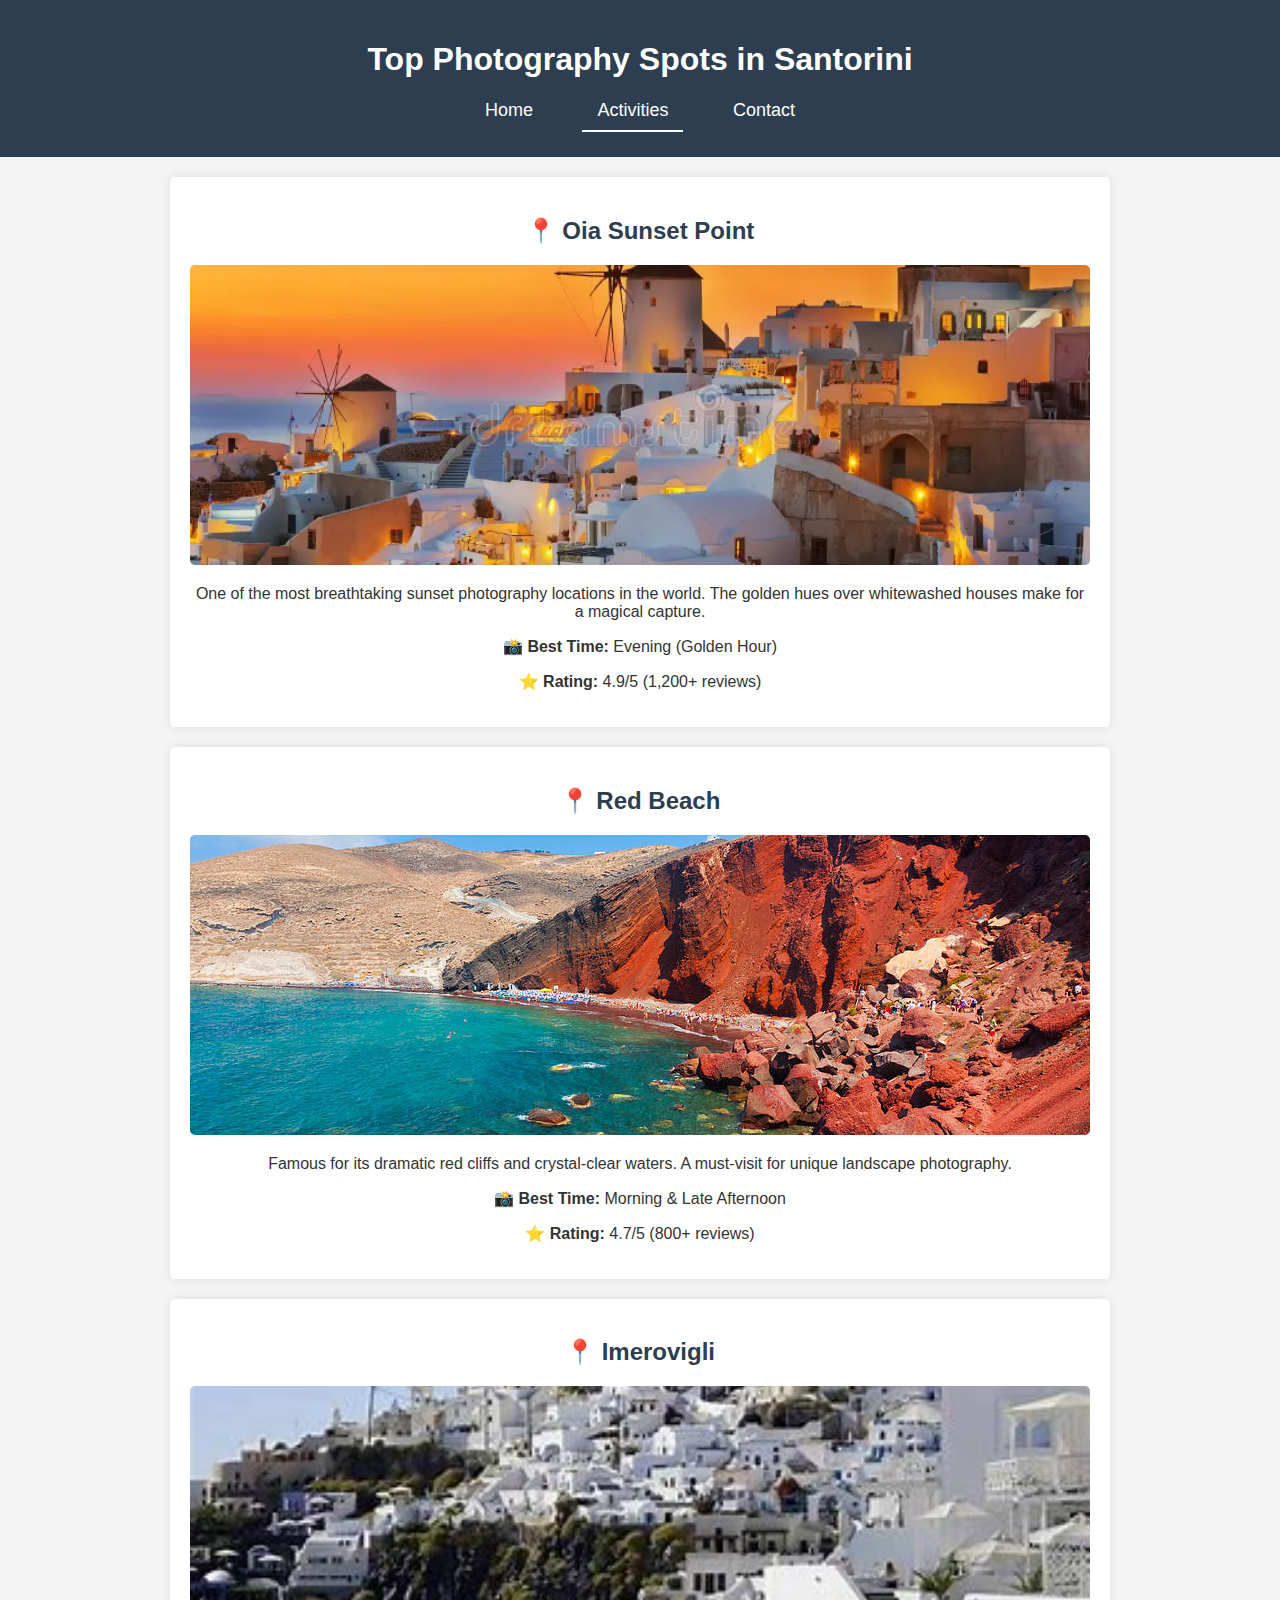
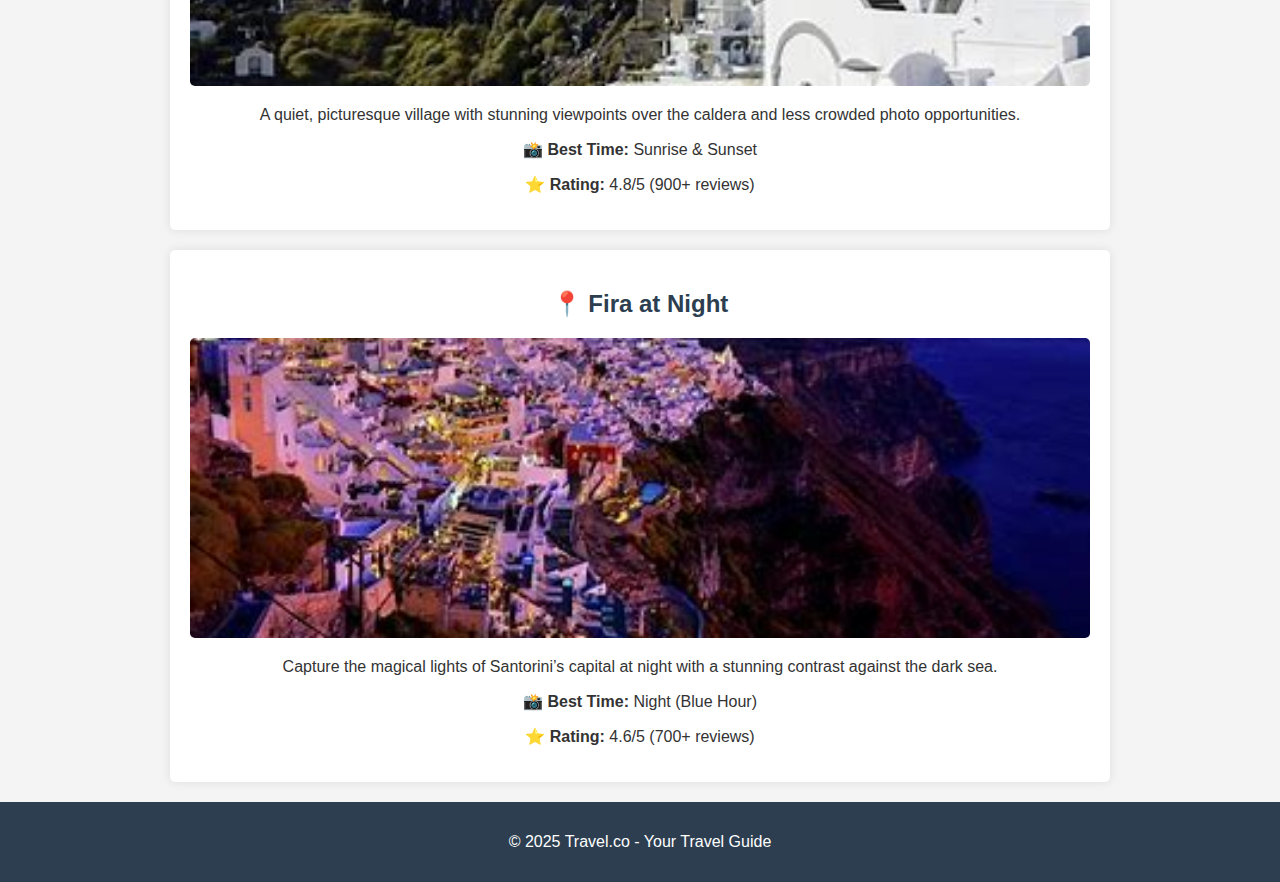
<file: activities.html>
<!DOCTYPE html>
<html lang="en">
<head>
    <meta charset="UTF-8">
    <meta name="viewport" content="width=device-width, initial-scale=1.0">
    <title>Photography Spots in Santorini</title>
    <link rel="stylesheet" href="style-activities.css">
</head>
<body>
    <header>
        <h1>Top Photography Spots in Santorini</h1>
        <nav>
            <ul>
                <li><a href="index.html">Home</a></li>
                <li><a href="activities.html" class="active">Activities</a></li>
                <li><a href="contact.html">Contact</a></li>
            </ul>
        </nav>
    </header>

    <section class="spot">
        <h2>📍 Oia Sunset Point</h2>
        <img src="./assets/oia-sunset.jpg" alt="Oia Sunset View">
        <p>One of the most breathtaking sunset photography locations in the world. The golden hues over whitewashed houses make for a magical capture.</p>
        <p><strong>📸 Best Time:</strong> Evening (Golden Hour)</p>
        <p><strong>⭐ Rating:</strong> 4.9/5 (1,200+ reviews)</p>
    </section>

    <section class="spot">
        <h2>📍 Red Beach</h2>
        <img src="./assets/red-beach.jpg" alt="Red Beach Santorini">
        <p>Famous for its dramatic red cliffs and crystal-clear waters. A must-visit for unique landscape photography.</p>
        <p><strong>📸 Best Time:</strong> Morning & Late Afternoon</p>
        <p><strong>⭐ Rating:</strong> 4.7/5 (800+ reviews)</p>
    </section>

    <section class="spot">
        <h2>📍 Imerovigli</h2>
        <img src="./assets/imerovigli.jpg" alt="Imerovigli Photography Spot">
        <p>A quiet, picturesque village with stunning viewpoints over the caldera and less crowded photo opportunities.</p>
        <p><strong>📸 Best Time:</strong> Sunrise & Sunset</p>
        <p><strong>⭐ Rating:</strong> 4.8/5 (900+ reviews)</p>
    </section>

    <section class="spot">
        <h2>📍 Fira at Night</h2>
        <img src="./assets/fira-night.jpg" alt="Fira Night View">
        <p>Capture the magical lights of Santorini’s capital at night with a stunning contrast against the dark sea.</p>
        <p><strong>📸 Best Time:</strong> Night (Blue Hour)</p>
        <p><strong>⭐ Rating:</strong> 4.6/5 (700+ reviews)</p>
    </section>

    <footer>
        <p>&copy; 2025 Travel.co - Your Travel Guide</p>
    </footer>
</body>
</html>
</file>
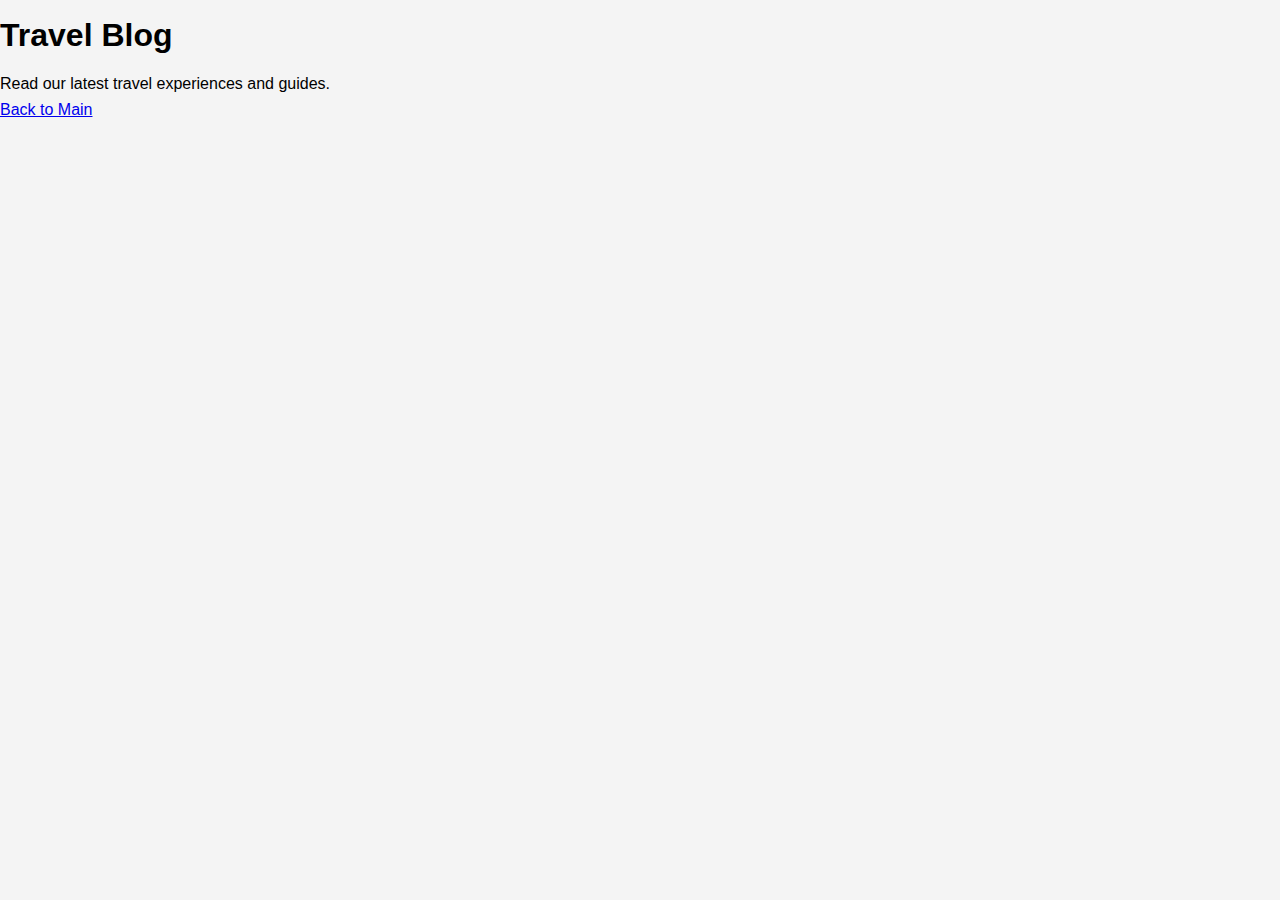
<file: blog.html>
<!DOCTYPE html>
<html lang="en">
<head>
    <meta charset="UTF-8">
    <meta name="viewport" content="width=device-width, initial-scale=1.0">
    <title>Blog | Travel.co</title>
    <link rel="stylesheet" href="styles.css">
</head>
<body>
    <h1>Travel Blog</h1>
    <p>Read our latest travel experiences and guides.</p>
    <a href="index.html">Back to Main</a>
</body>
</html>
</file>
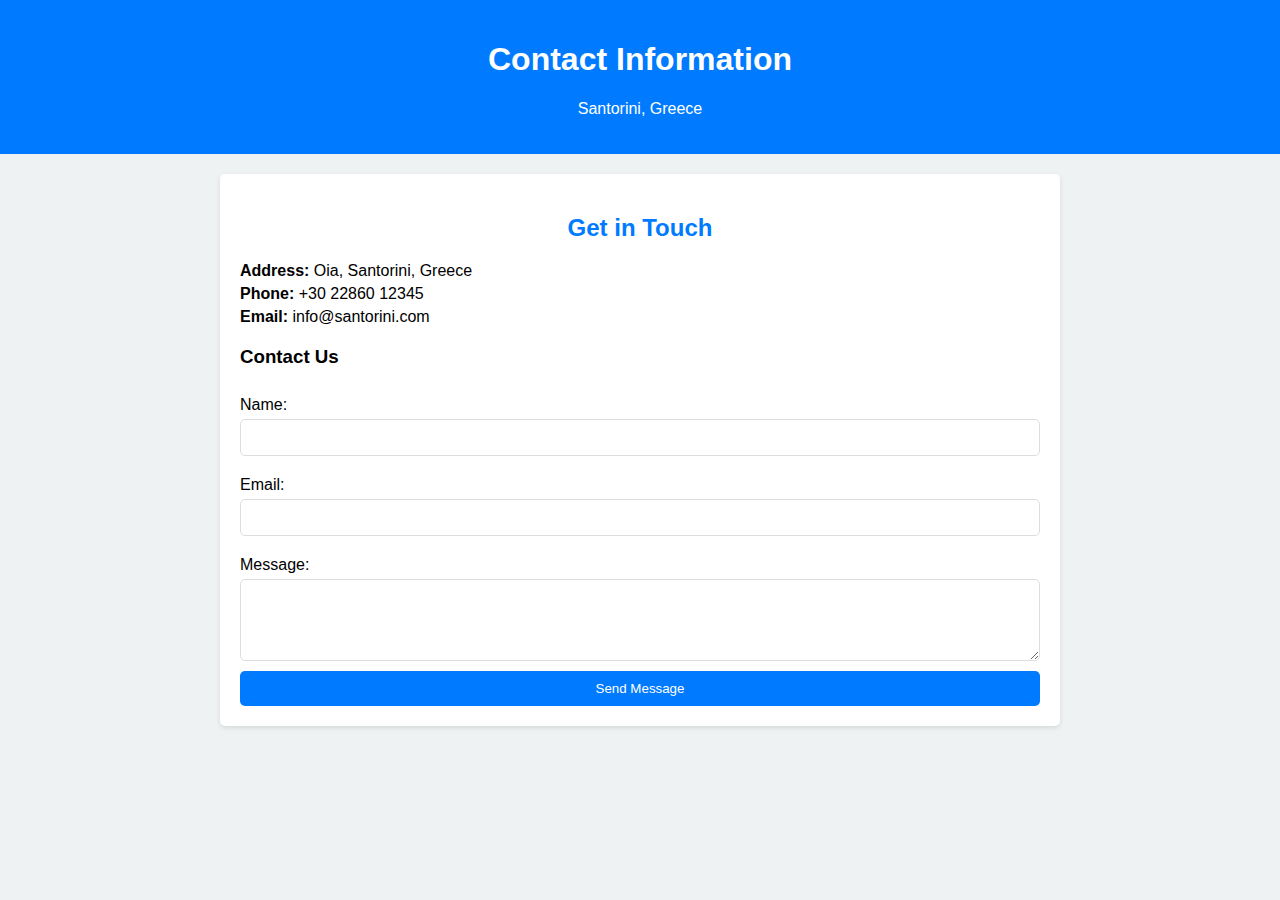
<file: contact.html>
<!DOCTYPE html>
<html lang="en">
<head>
    <meta charset="UTF-8">
    <meta name="viewport" content="width=device-width, initial-scale=1.0">
    <title>Contact Information - Santorini, Greece</title>
    <link rel="stylesheet" href="contact.css">
</head>
<body>

<header>
    <h1>Contact Information</h1>
    <p>Santorini, Greece</p>
</header>

<div class="contact-container">
    <h2>Get in Touch</h2>
    
    <div class="contact-info">
        <p><strong>Address:</strong> Oia, Santorini, Greece</p>
        <p><strong>Phone:</strong> +30 22860 12345</p>
        <p><strong>Email:</strong> info@santorini.com</p>
    </div>

    <h3>Contact Us</h3>
    <form class="contact-form">
        <label for="name">Name:</label>
        <input type="text" id="name" name="name" required>

        <label for="email">Email:</label>
        <input type="email" id="email" name="email" required>

        <label for="message">Message:</label>
        <textarea id="message" name="message" rows="4" required></textarea>

        <button type="submit">Send Message</button>
    </form>
</div>
</body>
</html>
</file>
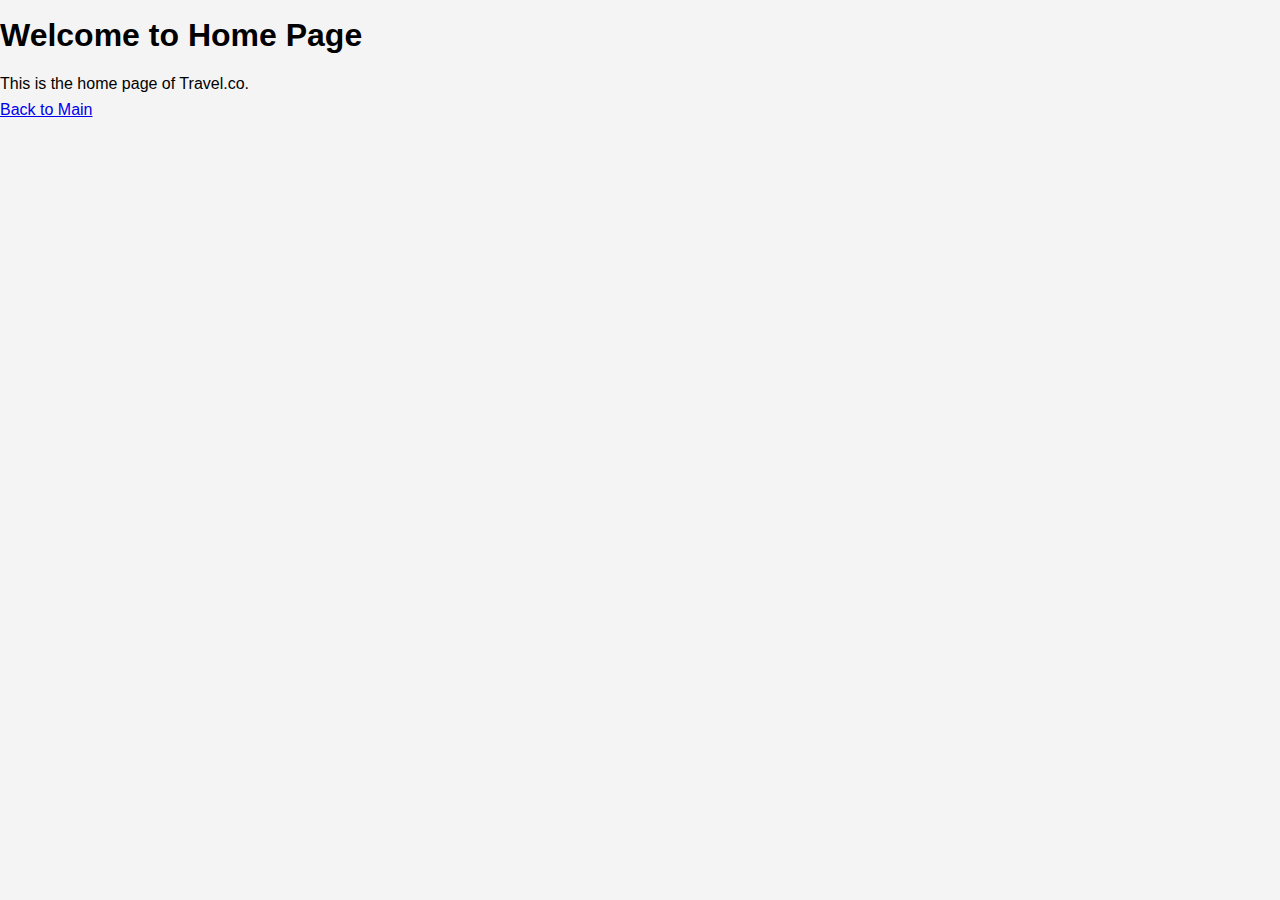
<file: home.html>
<!DOCTYPE html>
<html lang="en">
<head>
    <meta charset="UTF-8">
    <meta name="viewport" content="width=device-width, initial-scale=1.0">
    <title>Home | Travel.co</title>
    <link rel="stylesheet" href="styles.css">
</head>
<body>
    <h1>Welcome to Home Page</h1>
    <p>This is the home page of Travel.co.</p>
    <a href="index.html">Back to Main</a>
</body>
</html>
</file>
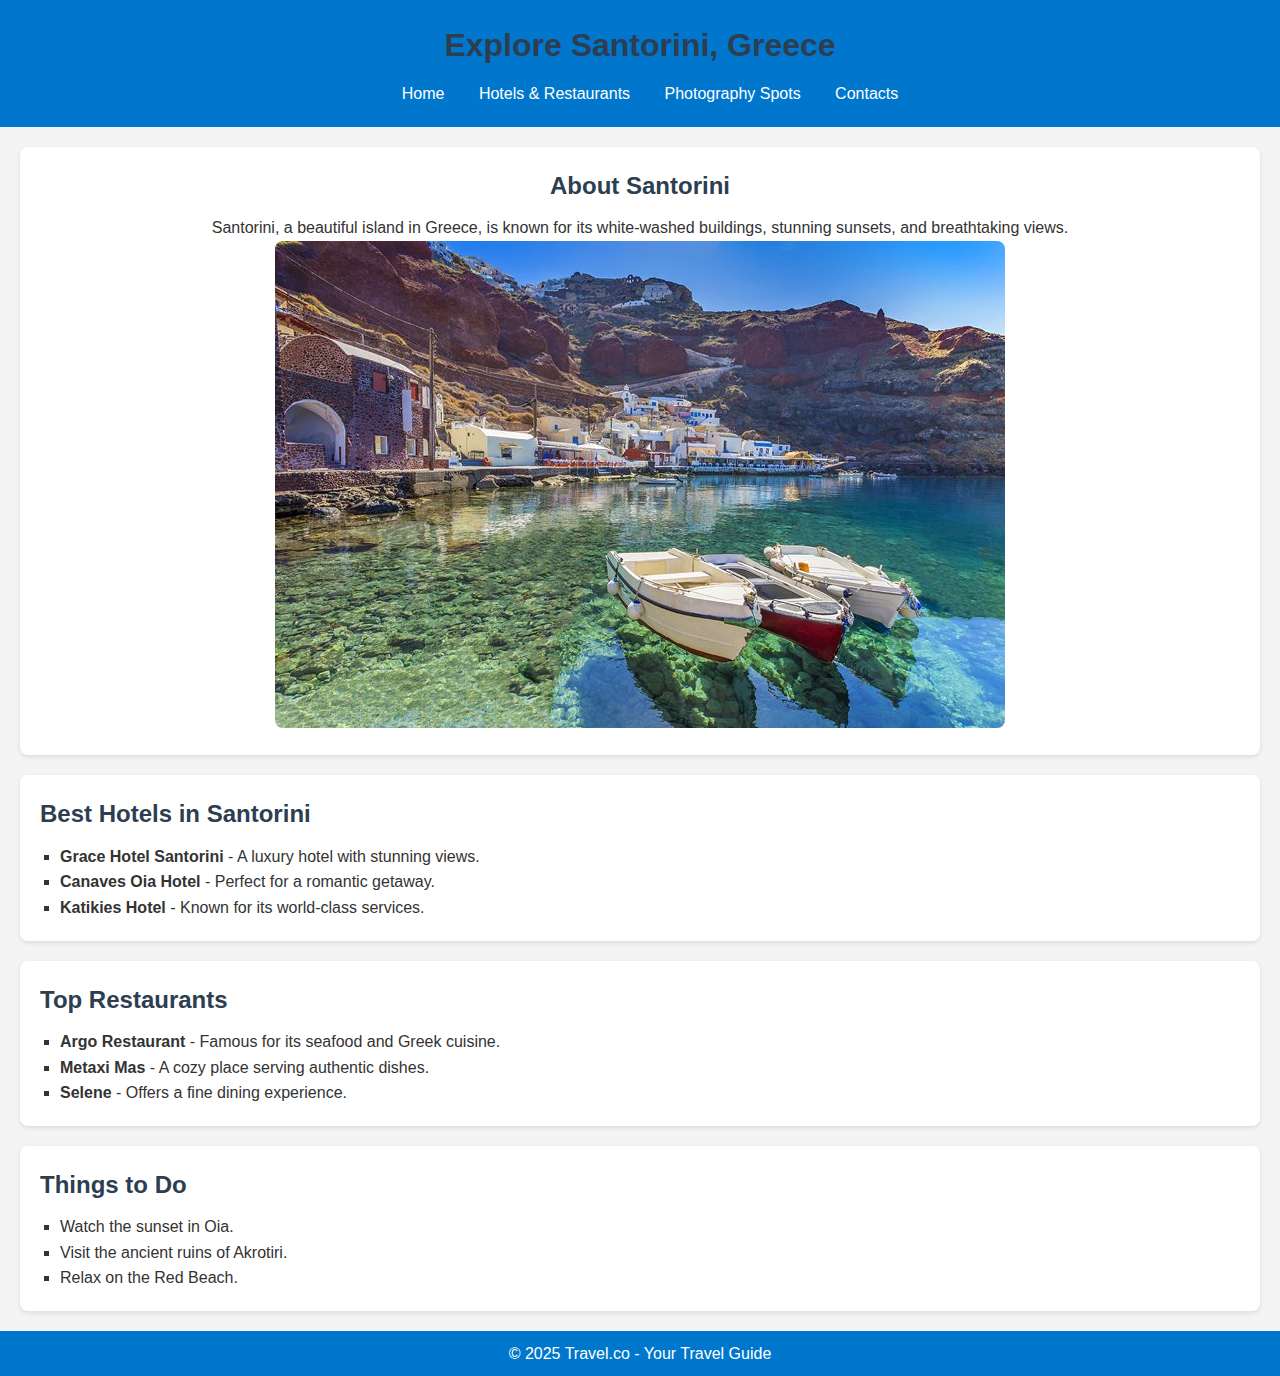
<file: santorini-greece.html>
<!DOCTYPE html>
<html lang="en">
<head>
    <meta charset="UTF-8">
    <meta name="viewport" content="width=device-width, initial-scale=1.0">
    <title>Santorini, Greece - Travel Guide</title>
    <link rel="stylesheet" href="styles2.css">
    <style>
        body {
            font-family: Arial, sans-serif;
            margin: 0;
            padding: 0;
            background-color: #f4f4f4;
        }
        .container {
            max-width: 1200px;
            margin: auto;
            padding: 20px;
            background: white;
            box-shadow: 0px 0px 10px rgba(0, 0, 0, 0.1);
        }
        h1, h2 {
            color: #2c3e50;
        }
        .hotel, .restaurant, .activity {
            background: #ecf0f1;
            padding: 15px;
            margin: 10px 0;
            border-radius: 5px;
        }
        .hotel img, .restaurant img, .activity img {
            width: 100%;
            max-height: 200px;
            object-fit: cover;
            border-radius: 5px;
        }
    </style>
</head>
<body>
    <header>
        <h1>Explore Santorini, Greece</h1>
        <nav>
            <ul>
                <li><a href="index.html">Home</a></li>
                <li><a href="santorinihotels.html">Hotels & Restaurants</a></li>
                <li><a href="activities.html">Photography Spots</a></li>
                <li><a href="contact.html">Contacts</a> </li>
            </ul>
        </nav>
    </header>
    
    <section class="destination-info">
        <h2>About Santorini</h2>
        <p>Santorini, a beautiful island in Greece, is known for its white-washed buildings, stunning sunsets, and breathtaking views.</p>
        <img src="./assets/santorini1.jpg" alt="Santorini Greece">
    </section>
    
    <section class="hotels">
        <h2>Best Hotels in Santorini</h2>
        <ul>
            <li><strong>Grace Hotel Santorini</strong> - A luxury hotel with stunning views.</li>
            <li><strong>Canaves Oia Hotel</strong> - Perfect for a romantic getaway.</li>
            <li><strong>Katikies Hotel</strong> - Known for its world-class services.</li>
        </ul>
    </section>
    
    <section class="restaurants">
        <h2>Top Restaurants</h2>
        <ul>
            <li><strong>Argo Restaurant</strong> - Famous for its seafood and Greek cuisine.</li>
            <li><strong>Metaxi Mas</strong> - A cozy place serving authentic dishes.</li>
            <li><strong>Selene</strong> - Offers a fine dining experience.</li>
        </ul>
    </section>
    
    <section class="activities">
        <h2>Things to Do</h2>
        <ul>
            <li>Watch the sunset in Oia.</li>
            <li>Visit the ancient ruins of Akrotiri.</li>
            <li>Relax on the Red Beach.</li>
        </ul>
    </section>
    
    <footer>
        <p>&copy; 2025 Travel.co - Your Travel Guide</p>
    </footer>
</body>
</html>
</file>
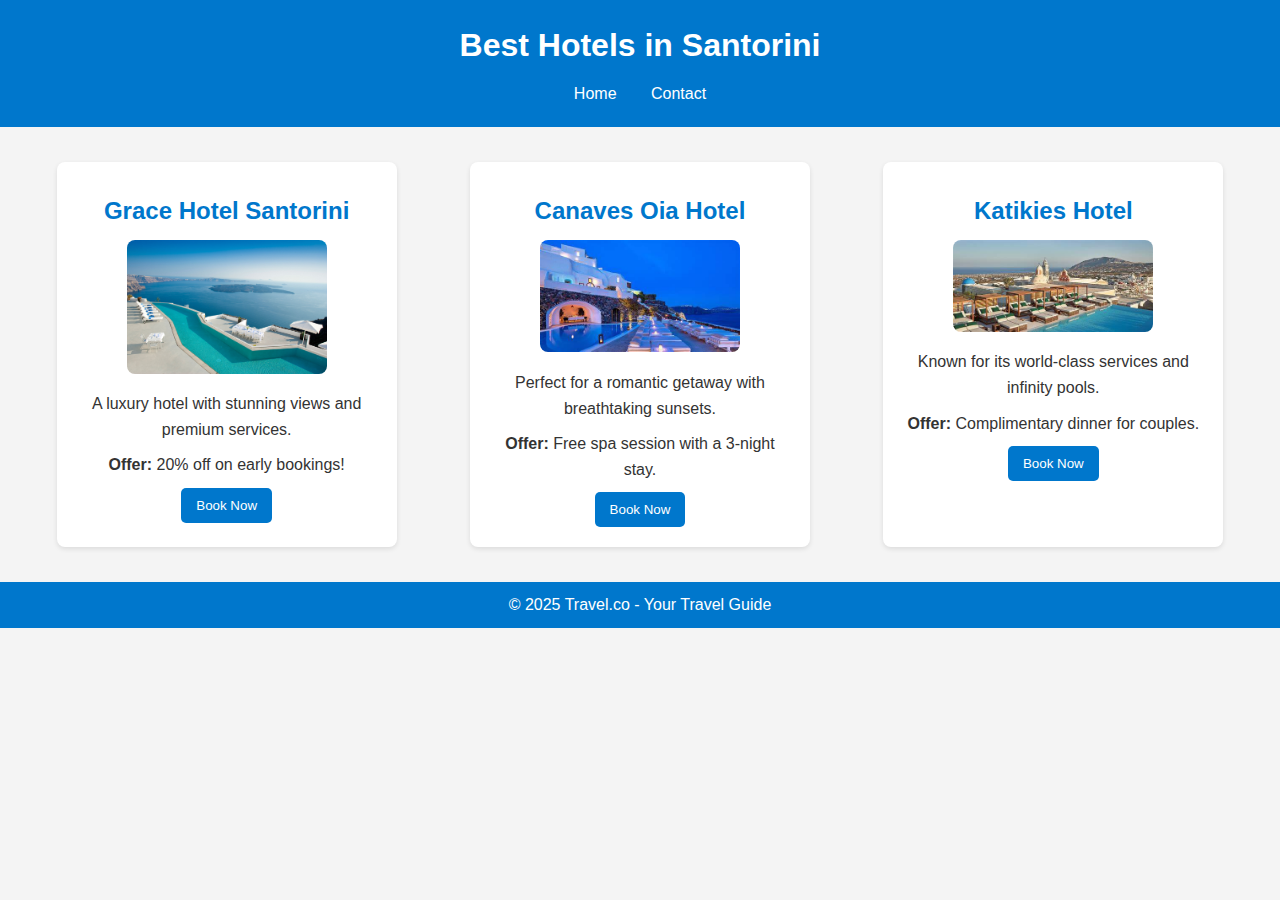
<file: santorinihotels.html>
<!DOCTYPE html>
<html lang="en">
<head>
    <meta charset="UTF-8">
    <meta name="viewport" content="width=device-width, initial-scale=1.0">
    <title>Best Hotels in Santorini</title>
    <link rel="stylesheet" href="styles3.css">
</head>
<body>
    <header>
        <h1>Best Hotels in Santorini</h1>
        <nav>
            <ul>
                <li><a href="index.html">Home</a></li>
                <li><a href="contact.html">Contact</a></li>
            </ul>
        </nav>
    </header>
    
    <section class="hotels-container">
       
        <div class="hotel">
            <h2>Grace Hotel Santorini</h2>
            <img src="./assets/GraceHotelSantorini.jpg" alt="Grace Hotel Santorini" width="200">
            <p>A luxury hotel with stunning views and premium services.</p>
            <p><strong>Offer:</strong> 20% off on early bookings!</p>
            <button>Book Now</button>
        </div>
        
        <div class="hotel">
            <h2>Canaves Oia Hotel</h2>
            <img src="./assets/canaves-oia.jpg" alt="Canaves Oia Hotel" width="200">
            <p>Perfect for a romantic getaway with breathtaking sunsets.</p>
            <p><strong>Offer:</strong> Free spa session with a 3-night stay.</p>
            <button>Book Now</button>
        </div>
        
        <div class="hotel">
            <h2>Katikies Hotel</h2>
            <img src="./assets/katikies-hotel.jpg" alt="Katikies Hotel" width="200">
            <p>Known for its world-class services and infinity pools.</p>
            <p><strong>Offer:</strong> Complimentary dinner for couples.</p>
            <button>Book Now</button>
        </div>
    </section>
    
    <footer>
        <p>&copy; 2025 Travel.co - Your Travel Guide</p>
    </footer>
</body>
</html>
</file>
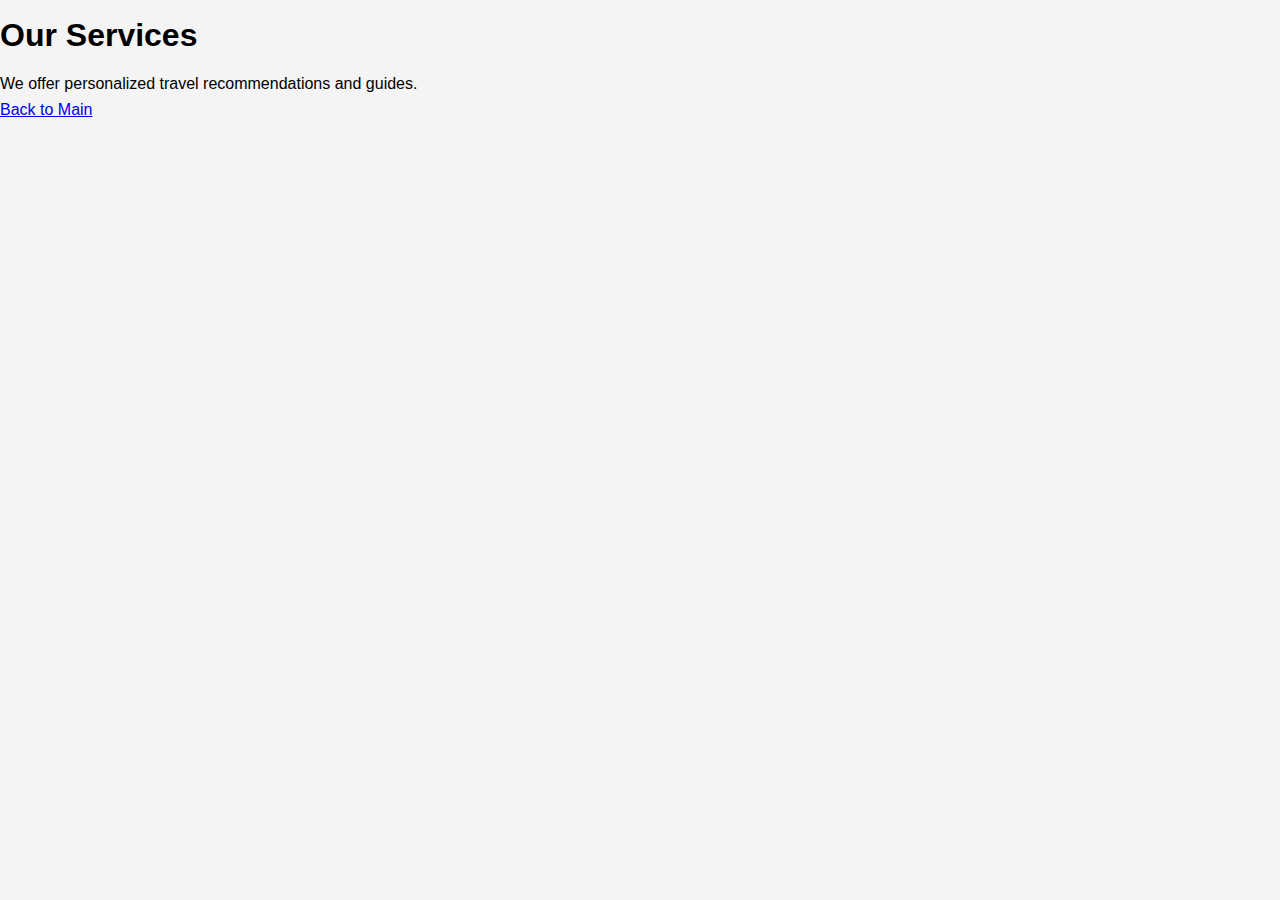
<file: services.html>
<!DOCTYPE html>
<html lang="en">
<head>
    <meta charset="UTF-8">
    <meta name="viewport" content="width=device-width, initial-scale=1.0">
    <title>Services | Travel.co</title>
    <link rel="stylesheet" href="styles.css">
</head>
<body>
    <h1>Our Services</h1>
    <p>We offer personalized travel recommendations and guides.</p>
    <a href="index.html">Back to Main</a>
</body>
</html>
</file>
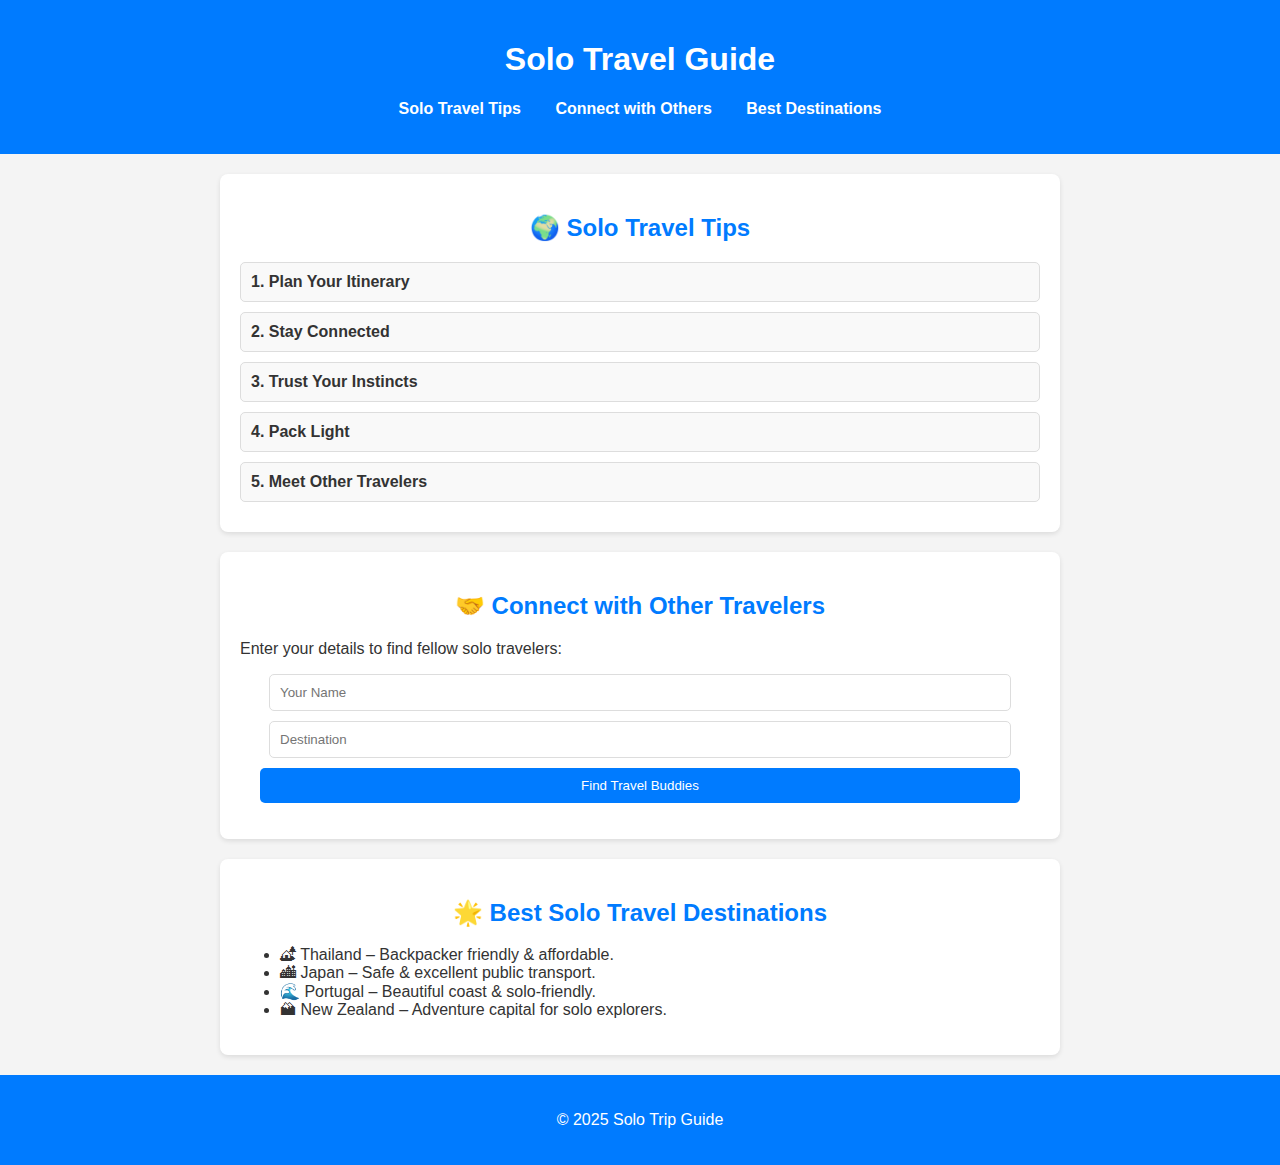
<file: solo.html>
<!DOCTYPE html>
<html lang="en">
<head>
    <meta charset="UTF-8">
    <meta name="viewport" content="width=device-width, initial-scale=1.0">
    <title>Solo Travel Guide</title>
    <link rel="stylesheet" href="solostyles.css">
</head>
<body>
    <header>
        <h1>Solo Travel Guide</h1>
        <nav>
            <ul>
                <li><a href="#tips">Solo Travel Tips</a></li>
                <li><a href="#connect">Connect with Others</a></li>
                <li><a href="#destinations">Best Destinations</a></li>
            </ul>
        </nav>
    </header>

    <section id="tips">
        <h2>🌍 Solo Travel Tips</h2>
        <div class="tips-container">
            <div class="tip" onclick="toggleTip('tip1')">
                <strong>1. Plan Your Itinerary</strong>
                <div id="tip1" class="tip-content">
                    Research your destination and plan your key stops. Always have a backup plan.
                </div>
            </div>
            <div class="tip" onclick="toggleTip('tip2')">
                <strong>2. Stay Connected</strong>
                <div id="tip2" class="tip-content">
                    Have a charged phone, a power bank, and consider getting a local SIM card.
                </div>
            </div>
            <div class="tip" onclick="toggleTip('tip3')">
                <strong>3. Trust Your Instincts</strong>
                <div id="tip3" class="tip-content">
                    If something feels off, trust your gut and remove yourself from the situation.
                </div>
            </div>
            <div class="tip" onclick="toggleTip('tip4')">
                <strong>4. Pack Light</strong>
                <div id="tip4" class="tip-content">
                    Traveling solo? Keep your luggage minimal for easy movement.
                </div>
            </div>
            <div class="tip" onclick="toggleTip('tip5')">
                <strong>5. Meet Other Travelers</strong>
                <div id="tip5" class="tip-content">
                    Stay in hostels, join tours, or use travel apps to connect with others.
                </div>
            </div>
        </div>
    </section>

    <section id="connect">
        <h2>🤝 Connect with Other Travelers</h2>
        <p>Enter your details to find fellow solo travelers:</p>
        <form id="connectForm">
            <input type="text" id="name" placeholder="Your Name" required>
            <input type="text" id="destination" placeholder="Destination" required>
            <button type="submit">Find Travel Buddies</button>
        </form>
        <p id="response"></p>
    </section>

    <section id="destinations">
        <h2>🌟 Best Solo Travel Destinations</h2>
        <ul>
            <li>🏕 Thailand – Backpacker friendly & affordable.</li>
            <li>🏙 Japan – Safe & excellent public transport.</li>
            <li>🌊 Portugal – Beautiful coast & solo-friendly.</li>
            <li>🏔 New Zealand – Adventure capital for solo explorers.</li>
        </ul>
    </section>

    <footer>
        <p>&copy; 2025 Solo Trip Guide</p>
    </footer>
    
    <script src="soloscript.js"></script>
</body>
</html>
</file>
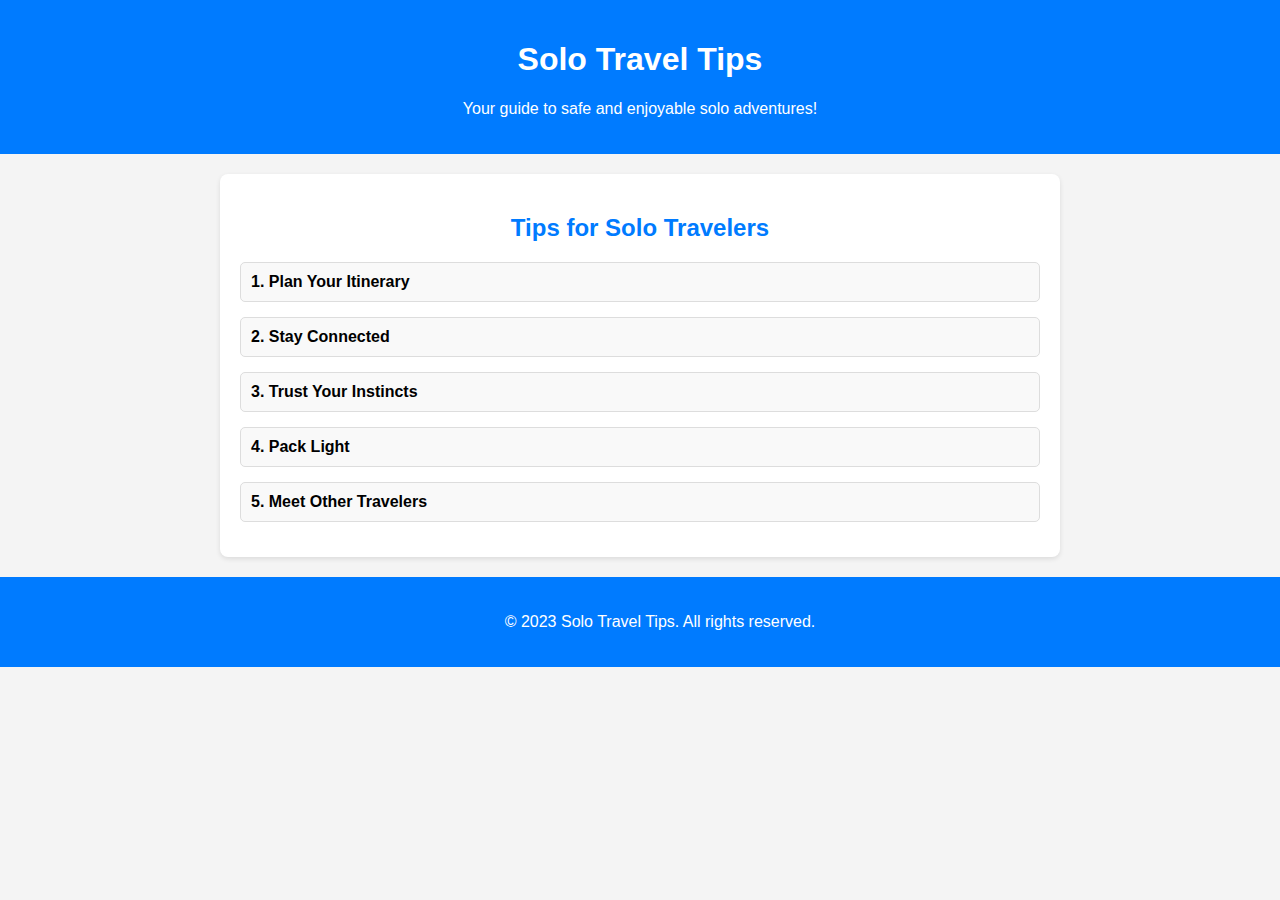
<file: solotrip.html>
<!DOCTYPE html>
<html lang="en">
<head>
    <meta charset="UTF-8">
    <meta name="viewport" content="width=device-width, initial-scale=1.0">
    <title>Solo Travel Tips</title>
    <style>
        body {
            font-family: Arial, sans-serif;
            margin: 0;
            padding: 0;
            background-color: #f4f4f4;
        }

        header {
            background-color: #007bff;
            color: white;
            padding: 20px;
            text-align: center;
        }

        .container {
            max-width: 800px;
            margin: 20px auto;
            padding: 20px;
            background-color: white;
            border-radius: 8px;
            box-shadow: 0 2px 5px rgba(0, 0, 0, 0.1);
        }

        h2 {
            color: #007bff;
            text-align: center;
        }

        .tip {
            margin: 15px 0;
            padding: 10px;
            border: 1px solid #ddd;
            border-radius: 5px;
            background-color: #f9f9f9;
            cursor: pointer;
            transition: background-color 0.3s;
        }

        .tip:hover {
            background-color: #e9ecef;
        }

        .tip-content {
            display: none;
            margin-top: 10px;
            padding: 10px;
            border-left: 4px solid #007bff;
            background-color: #f1f1f1;
        }

        footer {
            text-align: center;
            padding: 20px;
            background-color: #007bff;
            color: white;
            position: relative;
            bottom: 0;
            width: 100%;
        }
    </style>
</head>
<body>

<header>
    <h1>Solo Travel Tips</h1>
    <p>Your guide to safe and enjoyable solo adventures!</p>
</header>

<div class="container">
    <h2>Tips for Solo Travelers</h2>
    
    <div class="tip" onclick="toggleTip('tip1')">
        <strong>1. Plan Your Itinerary</strong>
        <div id="tip1" class="tip-content">
            Make sure to have a rough itinerary planned out. Research your destination and know the key places you want to visit.
        </div>
    </div>

    <div class="tip" onclick="toggleTip('tip2')">
        <strong>2. Stay Connected</strong>
        <div id="tip2" class="tip-content">
            Keep your phone charged and have a portable charger. Consider getting a local SIM card or an international plan to stay connected.
        </div>
    </div>

    <div class="tip" onclick="toggleTip('tip3')">
        <strong>3. Trust Your Instincts</strong>
        <div id="tip3" class="tip-content">
            If something doesn’t feel right, trust your gut. It’s important to prioritize your safety above all else.
        </div>
    </div>

    <div class="tip" onclick="toggleTip('tip4')">
        <strong>4. Pack Light</strong>
        <div id="tip4" class="tip-content">
            Traveling solo means you’ll be responsible for your own luggage. Pack only what you need to make your journey easier.
        </div>
    </div>

    <div class="tip" onclick="toggleTip('tip5')">
        <strong>5. Meet Other Travelers</strong>
        <div id="tip5" class="tip-content">
            Stay in hostels or join group tours to meet other travelers. It’s a great way to make friends and share experiences.
        </div>
    </div>
</div>

<footer>
    <p>&copy; 2023 Solo Travel Tips. All rights reserved.</p>
</footer>

<script>
    function toggleTip(tipId) {
        const tipContent = document.getElementById(tipId);
        if (tipContent.style.display === "none" || tipContent.style.display === "") {
            tipContent.style.display = "block";
        } else {
            tipContent.style.display = "none";
        }
    }
</script>

</body>
</html>
</file>
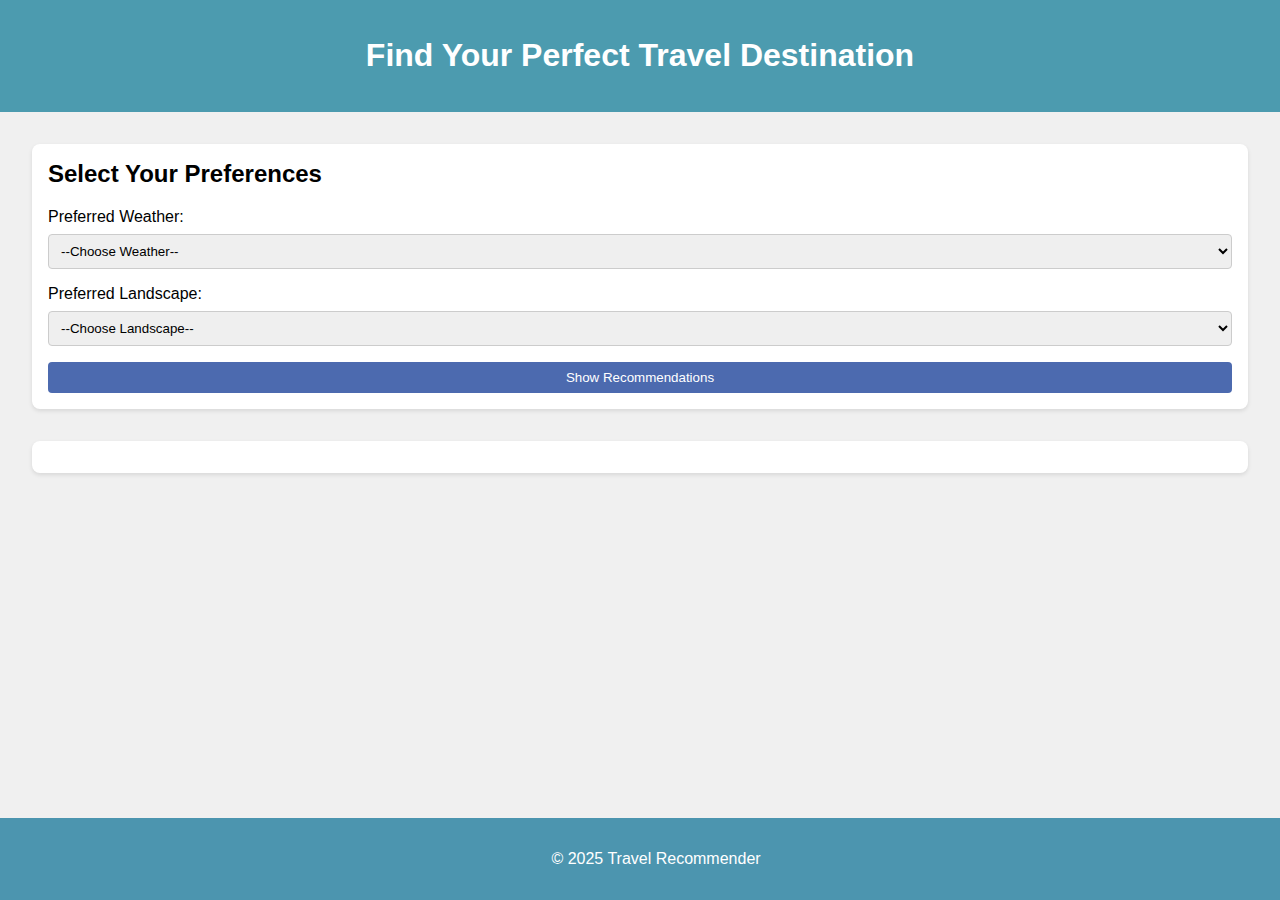
<file: weather.html>
<!DOCTYPE html>
<html lang="en">
<head>
    <meta charset="UTF-8">
    <meta name="viewport" content="width=device-width, initial-scale=1.0">
    <title>Travel Destination Recommender</title>
    <link rel="stylesheet" href="weatherstyles.css">
</head>
<body>
    <header>
        <h1>Find Your Perfect Travel Destination</h1>
    </header>
    <main>
        <section class="selection">
            <h2>Select Your Preferences</h2>
            <form id="preferenceForm">
                <label for="weather">Preferred Weather:</label>
                <select id="weather" name="weather">
                    <option value="">--Choose Weather--</option>
                    <option value="spring">Spring</option>
                    <option value="summer">Summer</option>
                    <option value="autumn">Autumn</option>
                    <option value="winter">Winter</option>
                </select>

                <label for="landscape">Preferred Landscape:</label>
                <select id="landscape" name="landscape">
                    <option value="">--Choose Landscape--</option>
                    <option value="mountains">Mountains</option>
                    <option value="beaches">Beaches</option>
                    <option value="lakes">Lakes</option>
                    <option value="forests">Forests</option>
                </select>

                <button type="submit">Show Recommendations</button>
            </form>
        </section>
        <section class="recommendations" id="recommendations">
            <!-- Recommendations will appear here -->
        </section>
    </main>
    <footer>
        <p>&copy; 2025 Travel Recommender</p>
    </footer>
    <script src="weatherscript.js"></script>
</body>
</html>
</file>
<file: style-activities.css>
body {
    font-family: Arial, sans-serif;
    margin: 0;
    padding: 0;
    background-color: #f4f4f4;
}

header {
    background: #2c3e50;
    color: white;
    padding: 20px;
    text-align: center;
}

nav ul {
    list-style: none;
    padding: 0;
    text-align: center;
}

nav ul li {
    display: inline;
    margin: 0 15px;
}

nav ul li a {
    color: white;
    text-decoration: none;
    font-size: 18px;
    padding: 10px 15px;
}

nav ul li a.active {
    border-bottom: 2px solid white;
}

.spot {
    max-width: 900px;
    margin: 20px auto;
    padding: 20px;
    background: white;
    box-shadow: 0px 0px 10px rgba(0, 0, 0, 0.1);
    border-radius: 5px;
    text-align: center;
}

.spot img {
    width: 100%;
    max-height: 300px;
    object-fit: cover;
    border-radius: 5px;
}

.spot h2 {
    color: #2c3e50;
}

.spot p {
    font-size: 16px;
    color: #333;
}

footer {
    text-align: center;
    padding: 15px;
    background: #2c3e50;
    color: white;
    margin-top: 20px;
}
</file>
<file: styles.css>
@import url("https://fonts.googleapis.com/css2?family=Roboto:ital,wght@0,400;0,500;0,700;1,500&display=swap");

:root {
  --primary-color: #669ccb;
  --primary-color-dark: #5681a7;
  --secondary-color: #e8f1fa;
  --text-dark: #282d31;
  --text-light: #767268;
  --extra-light: #f3f4f6;

  --max-width: 1200px;
}

* {
  padding: 0;
  margin: 0;
  box-sizing: border-box;
}

.section__container {
  padding: 5rem 1rem;
  max-width: var(--max-width);
  margin: auto;
}

.section__title {
  font-size: 2rem;
  font-weight: 500;
  color: var(--primary-color);
  margin-bottom: 1rem;
  text-align: center;
}

.section__subtitle {
  font-size: 1rem;
  font-style: italic;
  color: var(--primary-color);
  margin-bottom: 5rem;
  text-align: center;
}

img {
  width: 100%;
}

body {
  font-family: "Roboto", sans-serif;
}

nav {
  position: absolute;
  top: 0;
  left: 50%;
  transform: translateX(-50%);
  padding: 2rem 1rem;
  width: 100%;
  max-width: var(--max-width);
  display: flex;
  align-items: center;
  justify-content: space-between;
}

.nav__logo a {
  text-decoration: none;
  color: var(--extra-light);
  font-size: 1.5rem;
}

.nav__links {
  display: none;
  list-style: none;
  align-items: center;
  gap: 2rem;
}

.link {
  color: var(--extra-light);
  text-transform: uppercase;
  cursor: pointer;
  transition: 0.3s;
}

.link:hover {
  color: var(--primary-color);
}

header {
  height: 100vh;
  background-image: linear-gradient(
      rgba(45, 92, 132, 0.5),
      rgba(45, 92, 132, 0.5)
    ),
    url("./assets/bg-1.jpg");
  background-position: center center;
  background-repeat: no-repeat;
  background-size: cover;
}

header .section__container {
  height: 100%;
  display: flex;
  align-items: center;
  justify-content: center;
}

.header__content {
  display: flex;
  flex-direction: column;
  align-items: center;
  gap: 2rem;
  color: var(--extra-light);
}

.header__content h1 {
  font-size: 5rem;
  font-weight: 400;
  line-height: 5rem;
}

.header__content p {
  text-align: center;
}

.header__content button {
  padding: 1rem 2rem;
  outline: none;
  border: none;
  border-radius: 5px;
  background-color: var(--primary-color);
  color: var(--extra-light);
  font-size: 1rem;
  cursor: pointer;
  transition: 0.3s;
}

.header__content button:hover {
  background-color: var(--primary-color-dark);
}

.journey__container {
  background-color: var(--secondary-color);
}

.journey__grid {
  display: grid;
  grid-template-columns: repeat(2, 1fr);
  gap: 1rem;
}

.country__card {
  background-color: var(--extra-light);
}

.country__name {
  padding: 1rem;
  text-align: left;
  display: flex;
  align-items: center;
  gap: 0.5rem;
  color: var(--text-light);
  cursor: pointer;
}

.country__name i {
  font-size: 1.2rem;
}

.country__name span {
  font-style: italic;
}

.banner__container {
  background-image: linear-gradient(
      rgba(35, 71, 103, 0.5),
      rgba(35, 71, 103, 0.5)
    ),
    url("./assets/bg-2.jpg");
  background-position: center center;
  background-repeat: no-repeat;
  background-size: cover;
}
.banner__container1 {
  background-image: linear-gradient(
      rgba(35, 71, 103, 0.5),
      rgba(35, 71, 103, 0.5)
    ),
    url("./assets/solo.jpg");
  background-position: center center;
  background-repeat: no-repeat;
  background-size: cover;
}
.banner__container2 {
  background-image: linear-gradient(
      rgba(35, 71, 103, 0.5),
      rgba(35, 71, 103, 0.5)
    ),
    url("./assets/weather1.jpg");
  background-position: center center;
  background-repeat: no-repeat;
  background-size: cover;
}
.banner_container .section_container {
  padding: 10rem 1rem;
  display: flex;
  justify-content: center;
}

.banner__content {
  display: flex;
  align-items: center;
  flex-direction: column;
  gap: 1.5rem;
  text-align: center;
  color: var(--extra-light);
}

.banner__content h2 {
  font-size: 2rem;
  font-weight: 400;
}

.banner__content button {
  padding: 0.5rem 2rem;
  outline: none;
  border: 2px solid var(--secondary-color);
  background-color: transparent;
  color: var(--secondary-color);
  font-size: 1rem;
  cursor: pointer;
}

.display__container {
  background-color: var(--secondary-color);
}

.display_container :is(.sectiontitle, .section_subtitle) {
  color: var(--text-dark);
}

.display__grid {
  display: grid;
  grid-template-columns: repeat(2, 1fr);
  gap: 1rem;
}

.display__card {
  display: flex;
  align-items: center;
  justify-content: center;
  flex-direction: column;
  gap: 0.5rem;
  background-color: var(--extra-light);
  text-align: center;
}

.display__card i {
  font-size: 2rem;
  color: var(--primary-color);
}

.display__card h4 {
  font-size: 1rem;
  font-weight: 500;
  padding: 0 1rem;
  color: var(--text-dark);
}

.display__card p {
  font-size: 0.8rem;
  padding: 0 1rem;
  color: var(--text-dark);
}

.display__grid .grid-1 {
  grid-area: 1/1/3/3;
}


/* General Styles */
body {
  font-family: Arial, sans-serif;
  line-height: 1.6;
  margin: 0;
  padding: 0;
  background-color: #f4f4f4; /* Light gray background */
}

header {
  /*background : #4CAF50; */ /* Green color for header */
  color: #fff; /* White text color */
  padding: 20px;
  text-align: center; /* Centered text */
}

h1, h2 {
  margin: 10px 0; /* Margin for headings */
}

/* Feedback Form */
#feedback-form {
  max-width: 600px; /* Maximum width of the form */
  margin: 20px auto; /* Center the form */
  padding: 20px; /* Padding inside the form */
  background: #fff; /* White background for the form */
  border-radius: 8px; /* Rounded corners */
  box-shadow: 0 2px 5px rgba(0, 0, 0, 0.1); /* Subtle shadow */
}

#reviewForm input, #reviewForm textarea {
  width: 100%; /* Full width inputs */
  margin: 10px 0; /* Margin between inputs */
  padding: 10px; /* Padding inside inputs */
  border: 1px solid #ccc; /* Light gray border */
  border-radius: 4px; /* Rounded corners */
}

#reviewForm button {
  padding: 10px; /* Padding inside button */
  background: #4c90af; /* Green button */
  color: #fff; /* White text color */
  border: none; /* No border */
  border-radius: 4px; /* Rounded corners */
  cursor: pointer; /* Pointer cursor on hover */
}

#reviewForm button:hover {
  background: #4c90af; /* Darker green on hover */
}

/* Reviews Section */
#reviews {
  max-width: 600px; /* Maximum width of the reviews section */
  margin: 20px auto; /* Center the reviews section */
  padding: 20px; /* Padding inside the reviews section */
  background: #fff; /* White background for the reviews */
  border-radius: 8px; /* Rounded corners */
  box-shadow: 0 2px 5px rgba(0, 0, 0, 0.1); /* Subtle shadow */
}

.review {
  margin: 15px 0; /* Margin between reviews */
  padding: 10px; /* Padding inside each review */
  border: 1px solid #e7e7e7; /* Light gray border */
  border-radius: 4px; /* Rounded corners */
}

.review h3 {
  margin: 0; /* No margin for review title */
}

.review p {
  margin: 5px 0; /* Margin for review text */
}


footer {
  background-color: var(--text-dark);
  color: var(--secondary-color);
}

footer .section__container {
  display: grid;
  gap: 1.5rem;
  text-align: center;
}

footer h4 {
  font-size: 1.5rem;
  font-weight: 500;
}

.social__icons {
  display: flex;
  align-items: center;
  justify-content: center;
  gap: 1rem;
}

.social__icons i {
  padding: 5px;
  font-size: 1.2rem;
  cursor: pointer;
}

footer p {
  font-style: italic;
}

@media (min-width: 640px) {
  .nav__links {
    display: flex;
  }

  header .section__container {
    justify-content: flex-start;
  }

  .header__content {
    max-width: 400px;
    align-items: flex-start;
  }

  .header__content p {
    text-align: left;
  }

  .journey__grid {
    grid-template-columns: repeat(3, 1fr);
    gap: 1rem;
  }

  .display__grid {
    grid-template-columns: repeat(4, 1fr);
  }

  .display__card {
    gap: 0;
  }

  .display__card i {
    font-size: 1.75rem;
  }

  .display__card h4 {
    font-size: 1rem;
  }

  .display__card p {
    font-size: 0.7rem;
  }
}

@media (min-width: 786px) {
  .banner_container .section_container {
    justify-content: flex-end;
  }

  .banner__content {
    align-items: flex-end;
    text-align: right;
    max-width: 800px;
  }

  .display__card {
    gap: 0.5rem;
  }

  .display__card i {
    font-size: 2.5rem;
  }

  .display__card p {
    font-size: 0.8rem;
  }
}

@media (min-width: 1024px) {
  .display__card {
    gap: 1rem;
  }

  .display__card i {
    font-size: 3rem;
  }

  .display__card h4 {
    font-size: 1.5rem;
  }

  .display__card p {
    font-size: 1rem;
  }
}
</file>
<file: contact.css>
body {
    font-family: Arial, sans-serif;
    margin: 0;
    padding: 0;
    background-color: #eef2f3;
}

header {
    background-color: #007bff;
    color: white;
    padding: 20px;
    text-align: center;
}

.contact-container {
    max-width: 800px;
    margin: 20px auto;
    padding: 20px;
    background-color: white;
    border-radius: 5px;
    box-shadow: 0 2px 5px rgba(0, 0, 0, 0.1);
}

h2 {
    color: #007bff;
    text-align: center;
}

.contact-info {
    margin-bottom: 20px;
}

.contact-info p {
    margin: 5px 0;
}

.contact-form {
    display: flex;
    flex-direction: column;
}

.contact-form label {
    margin: 10px 0 5px;
}

.contact-form input, .contact-form textarea {
    padding: 10px;
    border: 1px solid #ddd;
    border-radius: 5px;
    margin-bottom: 10px;
}

.contact-form button {
    background-color: #007bff;
    color: white;
    border: none;
    padding: 10px;
    border-radius: 5px;
    cursor: pointer;
    transition: background-color 0.3s;
}

.contact-form button:hover {
    background-color: #0056b3;
}
</file>
<file: solostyles.css>
body {
    font-family: Arial, sans-serif;
    margin: 0;
    padding: 0;
    background-color: #f4f4f4;
    color: #333;
}

header {
    background-color: #007bff;
    color: white;
    padding: 20px;
    text-align: center;
}

nav ul {
    list-style: none;
    padding: 0;
}

nav ul li {
    display: inline;
    margin: 0 15px;
}

nav a {
    text-decoration: none;
    color: white;
    font-weight: bold;
}

section {
    max-width: 800px;
    margin: 20px auto;
    padding: 20px;
    background-color: white;
    border-radius: 8px;
    box-shadow: 0 2px 5px rgba(0, 0, 0, 0.1);
}

h2 {
    color: #007bff;
    text-align: center;
}

.tips-container {
    margin-top: 20px;
}

.tip {
    margin: 10px 0;
    padding: 10px;
    border: 1px solid #ddd;
    border-radius: 5px;
    background-color: #f9f9f9;
    cursor: pointer;
    transition: background-color 0.3s;
}

.tip:hover {
    background-color: #e9ecef;
}

.tip-content {
    display: none;
    margin-top: 10px;
    padding: 10px;
    border-left: 4px solid #007bff;
    background-color: #f1f1f1;
}

form input {
    display: block;
    width: 90%;
    padding: 10px;
    margin: 10px auto;
    border: 1px solid #ddd;
    border-radius: 5px;
}

button {
    background-color: #007bff;
    color: white;
    padding: 10px;
    border: none;
    border-radius: 5px;
    display: block;
    width: 95%;
    margin: auto;
    cursor: pointer;
}

button:hover {
    background-color: #0056b3;
}

footer {
    text-align: center;
    padding: 20px;
    background-color: #007bff;
    color: white;
}
</file>
<file: weatherstyles.css>
/* styles.css */
body {
    font-family: Arial, sans-serif;
    margin: 0;
    padding: 0;
    background-color: #f0f0f0;
}

header {
    background-color: #4c9baf;
    color: white;
    padding: 1rem;
    text-align: center;
}

main {
    padding: 2rem;
}

.selection {
    background-color: white;
    padding: 1rem;
    border-radius: 8px;
    box-shadow: 0 2px 4px rgba(0, 0, 0, 0.1);
    margin-bottom: 2rem;
}

.selection h2 {
    margin-top: 0;
}

label {
    display: block;
    margin-top: 1rem;
}

select, button {
    width: 100%;
    padding: 0.5rem;
    margin-top: 0.5rem;
    border-radius: 4px;
    border: 1px solid #ccc;
}

button {
    background-color: #4c6aaf;
    color: white;
    border: none;
    cursor: pointer;
    margin-top: 1rem;
}

button:hover {
    background-color: #456ba0;
}

.recommendations {
    background-color: white;
    padding: 1rem;
    border-radius: 8px;
    box-shadow: 0 2px 4px rgba(0, 0, 0, 0.1);
}

.destination {
    display: flex;
    align-items: center;
    margin-bottom: 1rem;
}

.destination img {
    width: 100px;
    height: 100px;
    object-fit: cover;
    border-radius: 8px;
    margin-right: 1rem;
}

.destination h3 {
    margin: 0;
}

footer {
    text-align: center;
    padding: 1rem;
    background-color: #4c95af;
    color: white;
    position: fixed;
    width: 100%;
    bottom: 0;
}
</file>
<file: styles2.css>
/* Reset some default styles */
body, h1, h2, p, ul {
    margin: 0;
    padding: 0;
}

/* Body styles */
body {
    font-family: Arial, sans-serif;
    line-height: 1.6;
    background-color: #f4f4f4;
    color: #333;
}

/* Header styles */
header {
    background: #0077cc;
    color: #fff;
    padding: 20px 0;
    text-align: center;
}

header h1 {
    margin-bottom: 10px;
}

nav ul {
    list-style: none;
    padding: 0;
}

nav ul li {
    display: inline;
    margin: 0 15px;
}

nav ul li a {
    color: #fff;
    text-decoration: none;
}

/* Destination info styles */
.destination-info {
    text-align: center;
    padding: 20px;
    background: #fff;
    margin: 20px;
    border-radius: 8px;
    box-shadow: 0 2px 5px rgba(0, 0, 0, 0.1);
}

.destination-info img {
    max-width: 100%;
    height: auto;
    border-radius: 8px;
}

/* Section styles */
section {
    margin: 20px;
    padding: 20px;
    background: #fff;
    border-radius: 8px;
    box-shadow: 0 2px 5px rgba(0, 0, 0, 0.1);
}

h2 {
    color: #0077cc;
    margin-bottom: 10px;
}

ul {
    list-style-type: square;
    margin-left: 20px;
}

/* Footer styles */
footer {
    text-align: center;
    padding: 10px 0;
    background: #0077cc;
    color: #fff;
    position: relative;
    bottom: 0;
    width: 100%;
}
</file>
<file: styles3.css>
/* Reset some default styles */
body, h1, h2, p, ul {
    margin: 0;
    padding: 0;
}

/* Body styles */
body {
    font-family: Arial, sans-serif;
    line-height: 1.6;
    background-color: #f4f4f4;
    color: #333;
}

/* Header styles */
header {
    background: #0077cc;
    color: #fff;
    padding: 20px 0;
    text-align: center;
}

header h1 {
    margin-bottom: 10px;
}

nav ul {
    list-style: none;
    padding: 0;
}

nav ul li {
    display: inline;
    margin: 0 15px;
}

nav ul li a {
    color: #fff;
    text-decoration: none;
}

/* Hotels container styles */
.hotels-container {
    display: flex;
    flex-wrap: wrap;
    justify-content: space-around;
    padding: 20px;
}

/* Individual hotel styles */
.hotel {
    background: #fff;
    border-radius: 8px;
    box-shadow: 0 2px 5px rgba(0, 0, 0, 0.1);
    margin: 15px;
    padding: 20px;
    text-align: center;
    width: 300px; /* Fixed width for uniformity */
}

.hotel img {
    max-width: 100%;
    height: auto;
    border-radius: 8px;
}

.hotel h2 {
    color: #0077cc;
    margin: 10px 0;
}

.hotel p {
    margin: 10px 0;
}

/* Button styles */
button {
    background: #0077cc;
    color: #fff;
    border: none;
    border-radius: 5px;
    padding: 10px 15px;
    cursor: pointer;
    transition: 0.3s;
}

button:hover {
    background: #005fa3;
}

/* Footer styles */
footer {
    text-align: center;
    padding: 10px 0;
    background: #0077cc;
    color: #fff;
    position: relative;
    bottom: 0;
    width: 100%;
}
</file>
